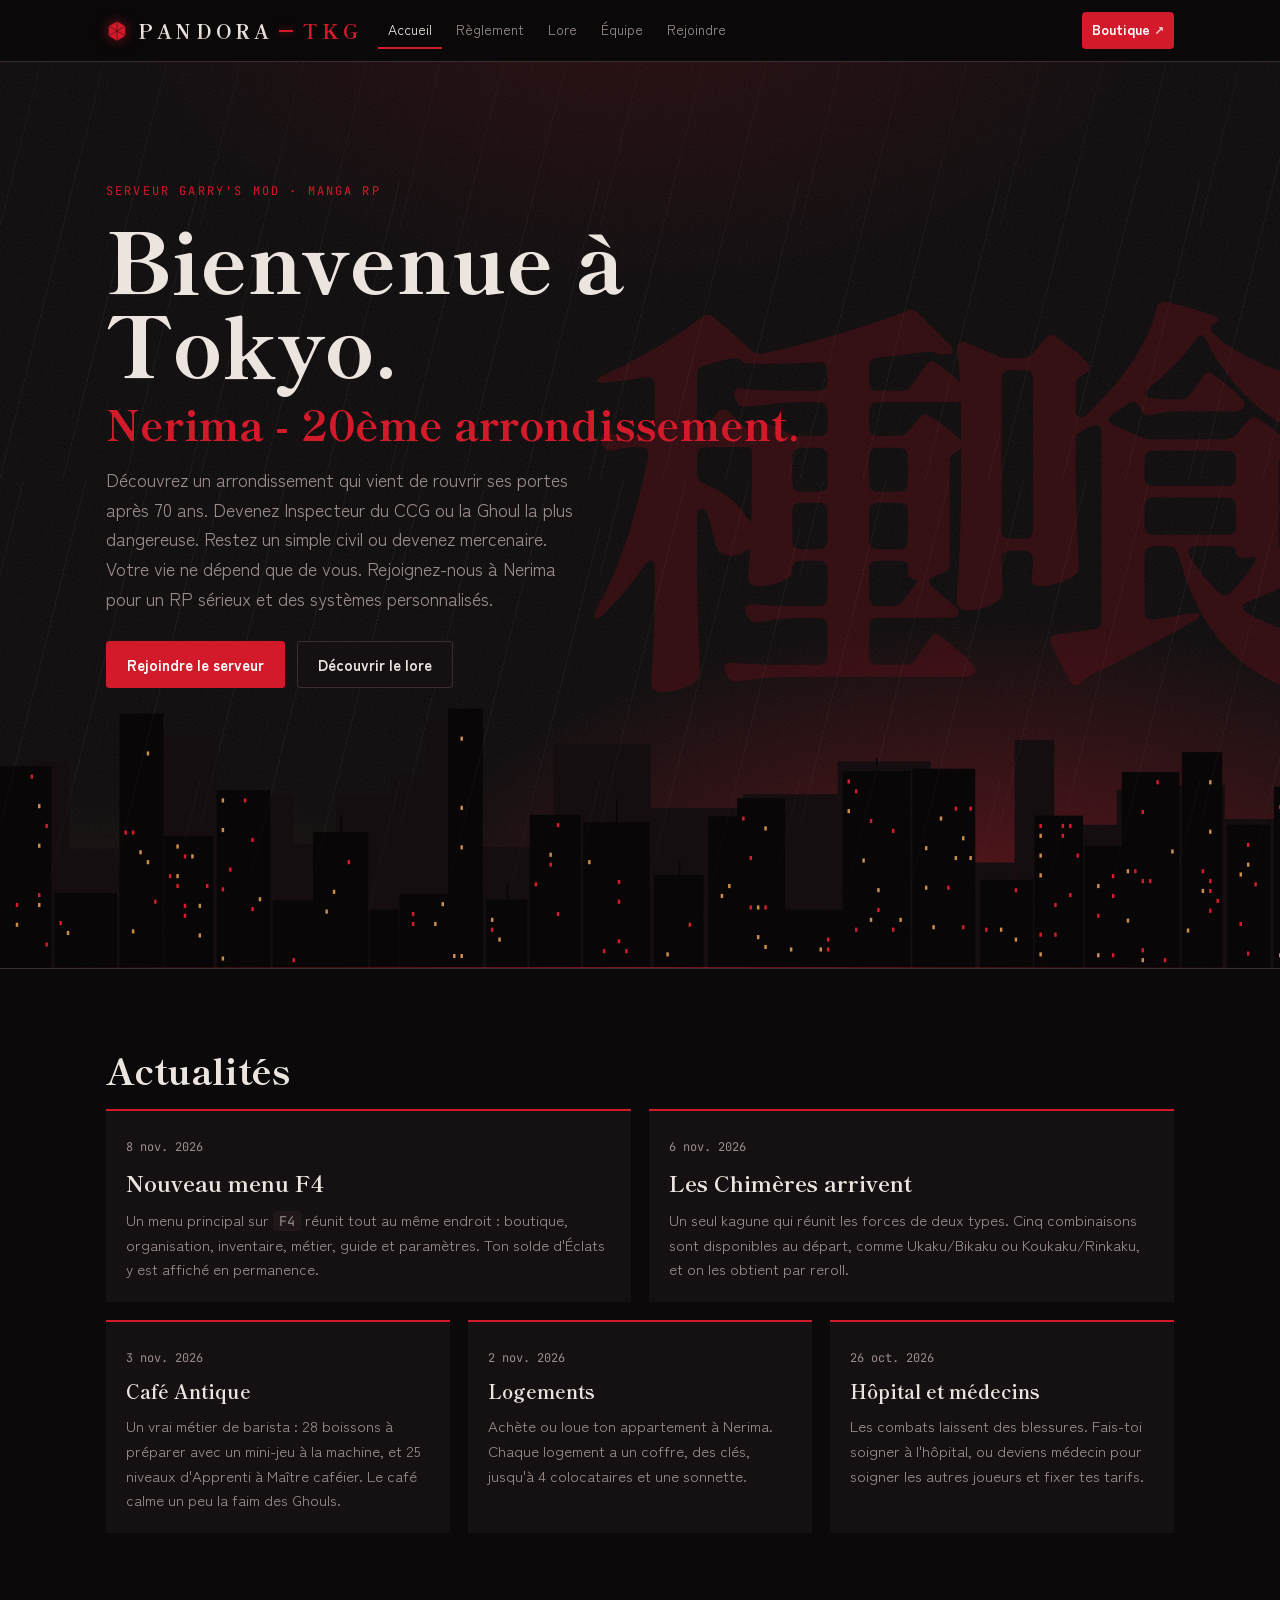
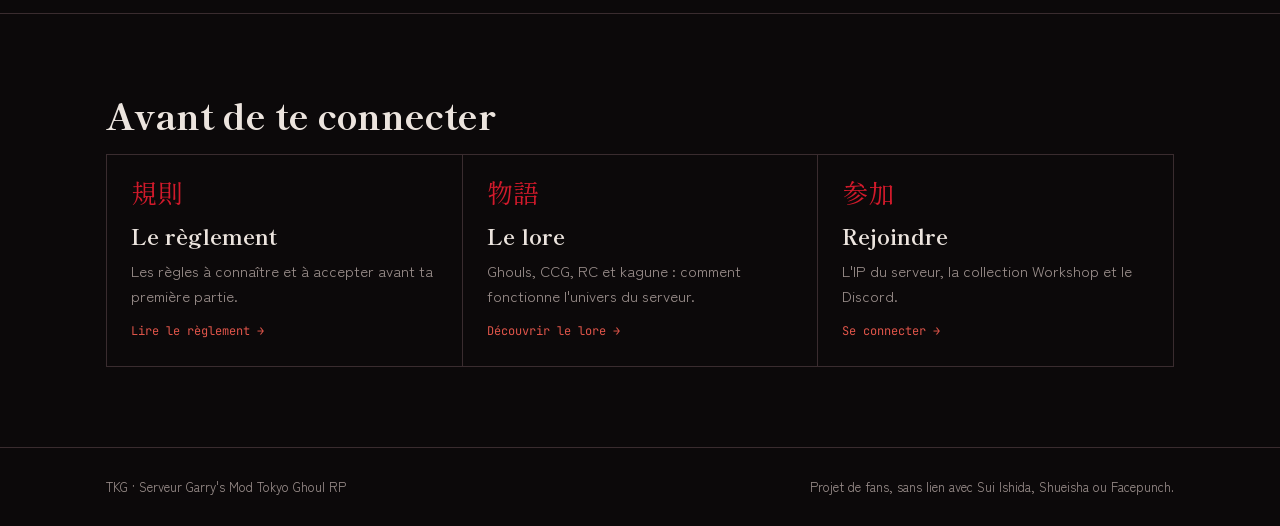
<file: index.html>
<!doctype html>
<html lang="fr">
<head>
<meta charset="utf-8">
<meta name="viewport" content="width=device-width, initial-scale=1, viewport-fit=cover">
<title>TKG — Tokyo Ghoul RP</title>
<meta name="description" content="TKG, serveur Garry's Mod Tokyo Ghoul RP : règlement, lore, équipe et accès au serveur.">
<meta property="og:title" content="TKG — Tokyo Ghoul RP">
<meta property="og:description" content="TKG, serveur Garry's Mod Tokyo Ghoul RP : règlement, lore, équipe et accès au serveur.">
<meta name="theme-color" content="#0c090a">
<link rel="icon" href="data:image/svg+xml,%3Csvg xmlns='http://www.w3.org/2000/svg' viewBox='0 0 100 100'%3E%3Crect width='100' height='100' fill='%230c090a'/%3E%3Ccircle cx='50' cy='50' r='30' fill='%23d21a2b'/%3E%3Ccircle cx='50' cy='50' r='10' fill='%23050304'/%3E%3C/svg%3E">
<link rel="preconnect" href="https://fonts.googleapis.com">
<link rel="preconnect" href="https://fonts.gstatic.com" crossorigin>
<link rel="stylesheet" href="https://fonts.googleapis.com/css2?family=Shippori+Mincho+B1:wght@600;800&family=Zen+Kaku+Gothic+New:wght@400;500;700&family=JetBrains+Mono:wght@500&display=swap">
<link rel="stylesheet" href="style.css">
</head>
<body>
<nav>
  <div class="wrap">
    <a class="brand" href="index.html" aria-label="Pandora - TKG, accueil"><svg class="mark" viewBox="0 0 24 24" aria-hidden="true"><path d="M12 1.5 21 6.75v10.5L12 22.5 3 17.25V6.75Z"/><path class="cut" d="M12 1.5v21M3 6.75l18 10.5M21 6.75 3 17.25"/></svg><span class="name">PANDORA</span><span class="sep" aria-hidden="true"></span><span class="tag">TKG</span></a>
    <div class="links">
      <a href="index.html" aria-current="page">Accueil</a>
      <a href="reglement.html">Règlement</a>
      <a href="lore.html">Lore</a>
      <a href="equipe.html">Équipe</a>
      <a href="rejoindre.html">Rejoindre</a>
      <a class="shop" href="https://pandora-tokyo-ghoul.tebex.store" target="_blank" rel="noopener">Boutique <span>↗</span></a>
    </div>
  </div>
</nav>
<main>
<header class="hero">
  <div class="backdrop" aria-hidden="true">
    <div class="glow"></div>
    <div class="kanji">喰種</div>
    <svg class="skyline" viewBox="0 0 1600 340" preserveAspectRatio="xMidYMax slice" aria-hidden="true"><g class="far"><rect x="0" y="217" width="63" height="123"/><rect x="63" y="90" width="44" height="250"/><rect x="107" y="195" width="84" height="145"/><rect x="191" y="58" width="96" height="282"/><rect x="287" y="129" width="92" height="211"/><rect x="379" y="189" width="52" height="151"/><rect x="431" y="129" width="67" height="211"/><rect x="498" y="106" width="41" height="234"/><rect x="539" y="40" width="67" height="300"/><rect x="606" y="193" width="89" height="147"/><rect x="695" y="68" width="118" height="272"/><rect x="813" y="146" width="112" height="194"/><rect x="925" y="129" width="115" height="211"/><rect x="1040" y="89" width="113" height="251"/><rect x="1153" y="212" width="102" height="128"/><rect x="1255" y="63" width="48" height="277"/><rect x="1303" y="166" width="76" height="174"/><rect x="1379" y="124" width="54" height="216"/><rect x="1433" y="118" width="77" height="222"/><rect x="1510" y="159" width="89" height="181"/><rect x="1599" y="69" width="60" height="271"/></g><g class="near"><rect x="0" y="95" width="85" height="245"/><rect x="89" y="249" width="76" height="91"/><rect x="168" y="31" width="53" height="309"/><rect x="222" y="180" width="60" height="160"/><rect x="286" y="124" width="65" height="216"/><rect x="354" y="258" width="49" height="82"/><rect x="403" y="175" width="67" height="165"/><rect x="436" y="154" width="2" height="40"/><rect x="472" y="269" width="35" height="71"/><rect x="508" y="250" width="59" height="90"/><rect x="567" y="25" width="42" height="315"/><rect x="613" y="257" width="50" height="83"/><rect x="638" y="238" width="2" height="40"/><rect x="666" y="154" width="62" height="186"/><rect x="731" y="163" width="81" height="177"/><rect x="771" y="135" width="2" height="40"/><rect x="817" y="227" width="60" height="113"/><rect x="847" y="209" width="2" height="40"/><rect x="883" y="156" width="35" height="184"/><rect x="918" y="134" width="58" height="206"/><rect x="976" y="269" width="70" height="71"/><rect x="1046" y="101" width="82" height="239"/><rect x="1087" y="85" width="2" height="40"/><rect x="1131" y="98" width="76" height="242"/><rect x="1213" y="233" width="64" height="107"/><rect x="1279" y="155" width="59" height="185"/><rect x="1340" y="192" width="45" height="148"/><rect x="1385" y="102" width="70" height="238"/><rect x="1458" y="78" width="49" height="262"/><rect x="1513" y="166" width="52" height="174"/><rect x="1570" y="120" width="85" height="220"/></g><g class="wins"><rect x="60" y="105" width="3" height="5" fill="var(--sky-red)"/><rect x="69" y="141" width="3" height="5" fill="var(--sky-amber)"/><rect x="78" y="165" width="3" height="5" fill="var(--sky-red)"/><rect x="69" y="189" width="3" height="5" fill="var(--sky-amber)"/><rect x="6" y="249" width="3" height="5" fill="var(--sky-red)"/><rect x="69" y="249" width="3" height="5" fill="var(--sky-red)"/><rect x="6" y="261" width="3" height="5" fill="var(--sky-amber)"/><rect x="15" y="261" width="3" height="5" fill="var(--sky-amber)"/><rect x="42" y="261" width="3" height="5" fill="var(--sky-red)"/><rect x="69" y="261" width="3" height="5" fill="var(--sky-amber)"/><rect x="42" y="285" width="3" height="5" fill="var(--sky-amber)"/><rect x="78" y="309" width="3" height="5" fill="var(--sky-red)"/><rect x="95" y="283" width="3" height="5" fill="var(--sky-red)"/><rect x="104" y="295" width="3" height="5" fill="var(--sky-amber)"/><rect x="201" y="77" width="3" height="5" fill="var(--sky-amber)"/><rect x="174" y="173" width="3" height="5" fill="var(--sky-red)"/><rect x="183" y="173" width="3" height="5" fill="var(--sky-red)"/><rect x="192" y="197" width="3" height="5" fill="var(--sky-amber)"/><rect x="201" y="209" width="3" height="5" fill="var(--sky-amber)"/><rect x="210" y="257" width="3" height="5" fill="var(--sky-red)"/><rect x="183" y="293" width="3" height="5" fill="var(--sky-amber)"/><rect x="237" y="190" width="3" height="5" fill="var(--sky-amber)"/><rect x="246" y="202" width="3" height="5" fill="var(--sky-red)"/><rect x="255" y="202" width="3" height="5" fill="var(--sky-amber)"/><rect x="228" y="226" width="3" height="5" fill="var(--sky-red)"/><rect x="237" y="226" width="3" height="5" fill="var(--sky-amber)"/><rect x="237" y="238" width="3" height="5" fill="var(--sky-red)"/><rect x="273" y="238" width="3" height="5" fill="var(--sky-red)"/><rect x="246" y="262" width="3" height="5" fill="var(--sky-red)"/><rect x="264" y="262" width="3" height="5" fill="var(--sky-amber)"/><rect x="246" y="274" width="3" height="5" fill="var(--sky-red)"/><rect x="264" y="298" width="3" height="5" fill="var(--sky-amber)"/><rect x="292" y="134" width="3" height="5" fill="var(--sky-amber)"/><rect x="319" y="134" width="3" height="5" fill="var(--sky-red)"/><rect x="292" y="170" width="3" height="5" fill="var(--sky-amber)"/><rect x="328" y="182" width="3" height="5" fill="var(--sky-red)"/><rect x="301" y="218" width="3" height="5" fill="var(--sky-red)"/><rect x="292" y="242" width="3" height="5" fill="var(--sky-red)"/><rect x="337" y="254" width="3" height="5" fill="var(--sky-amber)"/><rect x="328" y="266" width="3" height="5" fill="var(--sky-red)"/><rect x="292" y="326" width="3" height="5" fill="var(--sky-amber)"/><rect x="378" y="328" width="3" height="5" fill="var(--sky-red)"/><rect x="445" y="209" width="3" height="5" fill="var(--sky-red)"/><rect x="427" y="245" width="3" height="5" fill="var(--sky-amber)"/><rect x="418" y="269" width="3" height="5" fill="var(--sky-amber)"/><rect x="559" y="260" width="3" height="5" fill="var(--sky-amber)"/><rect x="523" y="272" width="3" height="5" fill="var(--sky-red)"/><rect x="523" y="284" width="3" height="5" fill="var(--sky-red)"/><rect x="550" y="284" width="3" height="5" fill="var(--sky-amber)"/><rect x="582" y="59" width="3" height="5" fill="var(--sky-amber)"/><rect x="582" y="143" width="3" height="5" fill="var(--sky-amber)"/><rect x="582" y="191" width="3" height="5" fill="var(--sky-amber)"/><rect x="573" y="323" width="3" height="5" fill="var(--sky-amber)"/><rect x="582" y="323" width="3" height="5" fill="var(--sky-amber)"/><rect x="619" y="279" width="3" height="5" fill="var(--sky-amber)"/><rect x="619" y="291" width="3" height="5" fill="var(--sky-red)"/><rect x="628" y="303" width="3" height="5" fill="var(--sky-amber)"/><rect x="699" y="164" width="3" height="5" fill="var(--sky-red)"/><rect x="690" y="200" width="3" height="5" fill="var(--sky-amber)"/><rect x="690" y="212" width="3" height="5" fill="var(--sky-red)"/><rect x="672" y="236" width="3" height="5" fill="var(--sky-red)"/><rect x="699" y="272" width="3" height="5" fill="var(--sky-red)"/><rect x="737" y="209" width="3" height="5" fill="var(--sky-amber)"/><rect x="773" y="233" width="3" height="5" fill="var(--sky-red)"/><rect x="773" y="257" width="3" height="5" fill="var(--sky-red)"/><rect x="773" y="305" width="3" height="5" fill="var(--sky-red)"/><rect x="755" y="317" width="3" height="5" fill="var(--sky-red)"/><rect x="782" y="317" width="3" height="5" fill="var(--sky-red)"/><rect x="859" y="285" width="3" height="5" fill="var(--sky-red)"/><rect x="832" y="321" width="3" height="5" fill="var(--sky-amber)"/><rect x="907" y="238" width="3" height="5" fill="var(--sky-amber)"/><rect x="898" y="250" width="3" height="5" fill="var(--sky-amber)"/><rect x="924" y="156" width="3" height="5" fill="var(--sky-red)"/><rect x="951" y="168" width="3" height="5" fill="var(--sky-amber)"/><rect x="933" y="204" width="3" height="5" fill="var(--sky-red)"/><rect x="933" y="264" width="3" height="5" fill="var(--sky-red)"/><rect x="942" y="264" width="3" height="5" fill="var(--sky-amber)"/><rect x="951" y="264" width="3" height="5" fill="var(--sky-red)"/><rect x="942" y="300" width="3" height="5" fill="var(--sky-amber)"/><rect x="951" y="312" width="3" height="5" fill="var(--sky-amber)"/><rect x="1027" y="303" width="3" height="5" fill="var(--sky-red)"/><rect x="982" y="315" width="3" height="5" fill="var(--sky-amber)"/><rect x="1018" y="315" width="3" height="5" fill="var(--sky-amber)"/><rect x="1027" y="315" width="3" height="5" fill="var(--sky-red)"/><rect x="1052" y="111" width="3" height="5" fill="var(--sky-red)"/><rect x="1061" y="123" width="3" height="5" fill="var(--sky-red)"/><rect x="1052" y="147" width="3" height="5" fill="var(--sky-amber)"/><rect x="1079" y="159" width="3" height="5" fill="var(--sky-red)"/><rect x="1106" y="171" width="3" height="5" fill="var(--sky-red)"/><rect x="1070" y="207" width="3" height="5" fill="var(--sky-amber)"/><rect x="1088" y="243" width="3" height="5" fill="var(--sky-amber)"/><rect x="1088" y="267" width="3" height="5" fill="var(--sky-red)"/><rect x="1079" y="279" width="3" height="5" fill="var(--sky-amber)"/><rect x="1115" y="279" width="3" height="5" fill="var(--sky-amber)"/><rect x="1061" y="291" width="3" height="5" fill="var(--sky-red)"/><rect x="1106" y="291" width="3" height="5" fill="var(--sky-red)"/><rect x="1182" y="144" width="3" height="5" fill="var(--sky-red)"/><rect x="1200" y="144" width="3" height="5" fill="var(--sky-red)"/><rect x="1164" y="156" width="3" height="5" fill="var(--sky-amber)"/><rect x="1191" y="180" width="3" height="5" fill="var(--sky-amber)"/><rect x="1146" y="192" width="3" height="5" fill="var(--sky-amber)"/><rect x="1182" y="204" width="3" height="5" fill="var(--sky-amber)"/><rect x="1200" y="204" width="3" height="5" fill="var(--sky-amber)"/><rect x="1146" y="240" width="3" height="5" fill="var(--sky-amber)"/><rect x="1173" y="240" width="3" height="5" fill="var(--sky-red)"/><rect x="1155" y="288" width="3" height="5" fill="var(--sky-amber)"/><rect x="1191" y="288" width="3" height="5" fill="var(--sky-red)"/><rect x="1255" y="243" width="3" height="5" fill="var(--sky-red)"/><rect x="1219" y="291" width="3" height="5" fill="var(--sky-red)"/><rect x="1237" y="291" width="3" height="5" fill="var(--sky-amber)"/><rect x="1255" y="303" width="3" height="5" fill="var(--sky-amber)"/><rect x="1285" y="165" width="3" height="5" fill="var(--sky-red)"/><rect x="1312" y="165" width="3" height="5" fill="var(--sky-red)"/><rect x="1321" y="165" width="3" height="5" fill="var(--sky-red)"/><rect x="1285" y="177" width="3" height="5" fill="var(--sky-amber)"/><rect x="1312" y="177" width="3" height="5" fill="var(--sky-red)"/><rect x="1285" y="201" width="3" height="5" fill="var(--sky-amber)"/><rect x="1330" y="201" width="3" height="5" fill="var(--sky-red)"/><rect x="1285" y="225" width="3" height="5" fill="var(--sky-amber)"/><rect x="1321" y="249" width="3" height="5" fill="var(--sky-red)"/><rect x="1303" y="261" width="3" height="5" fill="var(--sky-red)"/><rect x="1285" y="297" width="3" height="5" fill="var(--sky-red)"/><rect x="1303" y="297" width="3" height="5" fill="var(--sky-red)"/><rect x="1285" y="321" width="3" height="5" fill="var(--sky-amber)"/><rect x="1373" y="226" width="3" height="5" fill="var(--sky-red)"/><rect x="1355" y="238" width="3" height="5" fill="var(--sky-amber)"/><rect x="1373" y="250" width="3" height="5" fill="var(--sky-red)"/><rect x="1355" y="274" width="3" height="5" fill="var(--sky-red)"/><rect x="1355" y="322" width="3" height="5" fill="var(--sky-amber)"/><rect x="1373" y="322" width="3" height="5" fill="var(--sky-red)"/><rect x="1427" y="112" width="3" height="5" fill="var(--sky-red)"/><rect x="1409" y="148" width="3" height="5" fill="var(--sky-red)"/><rect x="1445" y="196" width="3" height="5" fill="var(--sky-amber)"/><rect x="1391" y="220" width="3" height="5" fill="var(--sky-amber)"/><rect x="1400" y="220" width="3" height="5" fill="var(--sky-red)"/><rect x="1409" y="232" width="3" height="5" fill="var(--sky-red)"/><rect x="1418" y="232" width="3" height="5" fill="var(--sky-red)"/><rect x="1391" y="280" width="3" height="5" fill="var(--sky-amber)"/><rect x="1409" y="316" width="3" height="5" fill="var(--sky-red)"/><rect x="1409" y="328" width="3" height="5" fill="var(--sky-amber)"/><rect x="1436" y="328" width="3" height="5" fill="var(--sky-red)"/><rect x="1491" y="112" width="3" height="5" fill="var(--sky-amber)"/><rect x="1491" y="172" width="3" height="5" fill="var(--sky-amber)"/><rect x="1482" y="220" width="3" height="5" fill="var(--sky-red)"/><rect x="1491" y="232" width="3" height="5" fill="var(--sky-red)"/><rect x="1482" y="244" width="3" height="5" fill="var(--sky-amber)"/><rect x="1491" y="244" width="3" height="5" fill="var(--sky-red)"/><rect x="1500" y="256" width="3" height="5" fill="var(--sky-red)"/><rect x="1491" y="268" width="3" height="5" fill="var(--sky-red)"/><rect x="1464" y="292" width="3" height="5" fill="var(--sky-amber)"/><rect x="1537" y="188" width="3" height="5" fill="var(--sky-red)"/><rect x="1537" y="212" width="3" height="5" fill="var(--sky-amber)"/><rect x="1528" y="224" width="3" height="5" fill="var(--sky-amber)"/><rect x="1546" y="236" width="3" height="5" fill="var(--sky-red)"/><rect x="1528" y="284" width="3" height="5" fill="var(--sky-red)"/><rect x="1537" y="320" width="3" height="5" fill="var(--sky-red)"/><rect x="1576" y="142" width="3" height="5" fill="var(--sky-red)"/><rect x="1639" y="142" width="3" height="5" fill="var(--sky-red)"/><rect x="1621" y="178" width="3" height="5" fill="var(--sky-red)"/><rect x="1612" y="190" width="3" height="5" fill="var(--sky-red)"/><rect x="1621" y="214" width="3" height="5" fill="var(--sky-amber)"/><rect x="1594" y="274" width="3" height="5" fill="var(--sky-red)"/><rect x="1630" y="274" width="3" height="5" fill="var(--sky-red)"/><rect x="1585" y="286" width="3" height="5" fill="var(--sky-amber)"/><rect x="1621" y="310" width="3" height="5" fill="var(--sky-red)"/><rect x="1576" y="322" width="3" height="5" fill="var(--sky-amber)"/></g></svg>
    <div class="rain"></div>
    <div class="grain"></div>
  </div>
  <div class="wrap">
    <div>
      <div class="eyebrow">Serveur Garry's Mod · Manga RP</div>
      <h1>Bienvenue à Tokyo.<br><em class="sub">Nerima - 20ème arrondissement.</em></h1>
      <p class="lead">Découvrez un arrondissement qui vient de rouvrir ses portes après 70 ans. Devenez Inspecteur du CCG ou la Ghoul la plus dangereuse. Restez un simple civil ou devenez mercenaire. Votre vie ne dépend que de vous. Rejoignez-nous à Nerima pour un RP sérieux et des systèmes personnalisés.</p>
      <div class="cta">
        <a class="btn red" href="rejoindre.html">Rejoindre le serveur</a>
        <a class="btn" href="lore.html">Découvrir le lore</a>
      </div>
    </div>
  </div>
</header>

<section>
  <div class="wrap">
    <h2>Actualités</h2>
    <div class="news">
      <article class="big">
        <time datetime="2026-11-08">8 nov. 2026</time>
        <h3>Nouveau menu F4</h3>
        <p>Un menu principal sur <code>F4</code> réunit tout au même endroit : boutique, organisation, inventaire, métier, guide et paramètres. Ton solde d'Éclats y est affiché en permanence.</p>
      </article>
      <article class="big">
        <time datetime="2026-11-06">6 nov. 2026</time>
        <h3>Les Chimères arrivent</h3>
        <p>Un seul kagune qui réunit les forces de deux types. Cinq combinaisons sont disponibles au départ, comme Ukaku/Bikaku ou Koukaku/Rinkaku, et on les obtient par reroll.</p>
      </article>
      <article>
        <time datetime="2026-11-03">3 nov. 2026</time>
        <h3>Café Antique</h3>
        <p>Un vrai métier de barista : 28 boissons à préparer avec un mini-jeu à la machine, et 25 niveaux d'Apprenti à Maître caféier. Le café calme un peu la faim des Ghouls.</p>
      </article>
      <article>
        <time datetime="2026-11-02">2 nov. 2026</time>
        <h3>Logements</h3>
        <p>Achète ou loue ton appartement à Nerima. Chaque logement a un coffre, des clés, jusqu'à 4 colocataires et une sonnette.</p>
      </article>
      <article>
        <time datetime="2026-10-26">26 oct. 2026</time>
        <h3>Hôpital et médecins</h3>
        <p>Les combats laissent des blessures. Fais-toi soigner à l'hôpital, ou deviens médecin pour soigner les autres joueurs et fixer tes tarifs.</p>
      </article>
    </div>
  </div>
</section>

<section>
  <div class="wrap">
    <h2>Avant de te connecter</h2>
    <div class="paths">
      <a href="reglement.html"><span class="jp">規則</span><h3>Le règlement</h3><p>Les règles à connaître et à accepter avant ta première partie.</p><span class="go">Lire le règlement →</span></a>
      <a href="lore.html"><span class="jp">物語</span><h3>Le lore</h3><p>Ghouls, CCG, RC et kagune : comment fonctionne l'univers du serveur.</p><span class="go">Découvrir le lore →</span></a>
      <a href="rejoindre.html"><span class="jp">参加</span><h3>Rejoindre</h3><p>L'IP du serveur, la collection Workshop et le Discord.</p><span class="go">Se connecter →</span></a>
    </div>
  </div>
</section>
</main>
<footer>
  <div class="wrap">
    <span>TKG · Serveur Garry's Mod Tokyo Ghoul RP</span>
    <span>Projet de fans, sans lien avec Sui Ishida, Shueisha ou Facepunch.</span>
  </div>
</footer>
</body>
</html>
</file>
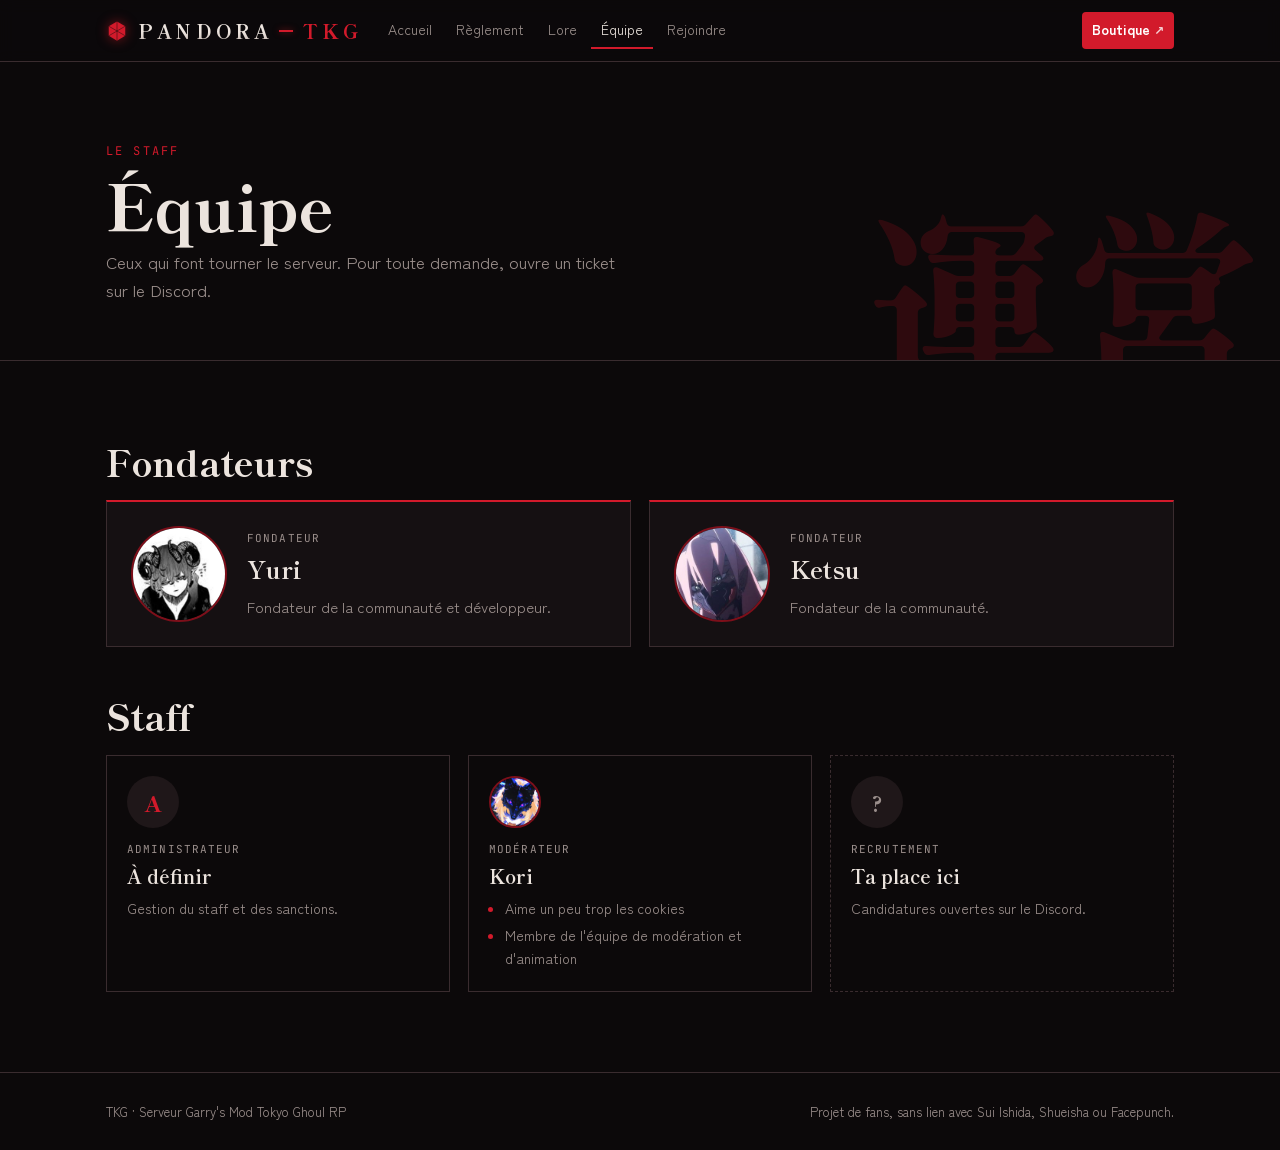
<file: equipe.html>
<!doctype html>
<html lang="fr">
<head>
<meta charset="utf-8">
<meta name="viewport" content="width=device-width, initial-scale=1, viewport-fit=cover">
<title>Équipe — TKG</title>
<meta name="description" content="L'équipe du serveur TKG Tokyo Ghoul RP.">
<meta property="og:title" content="Équipe — TKG">
<meta property="og:description" content="L'équipe du serveur TKG Tokyo Ghoul RP.">
<meta name="theme-color" content="#0c090a">
<link rel="icon" href="data:image/svg+xml,%3Csvg xmlns='http://www.w3.org/2000/svg' viewBox='0 0 100 100'%3E%3Crect width='100' height='100' fill='%230c090a'/%3E%3Ccircle cx='50' cy='50' r='30' fill='%23d21a2b'/%3E%3Ccircle cx='50' cy='50' r='10' fill='%23050304'/%3E%3C/svg%3E">
<link rel="preconnect" href="https://fonts.googleapis.com">
<link rel="preconnect" href="https://fonts.gstatic.com" crossorigin>
<link rel="stylesheet" href="https://fonts.googleapis.com/css2?family=Shippori+Mincho+B1:wght@600;800&family=Zen+Kaku+Gothic+New:wght@400;500;700&family=JetBrains+Mono:wght@500&display=swap">
<link rel="stylesheet" href="style.css">
</head>
<body>
<nav>
  <div class="wrap">
    <a class="brand" href="index.html" aria-label="Pandora - TKG, accueil"><svg class="mark" viewBox="0 0 24 24" aria-hidden="true"><path d="M12 1.5 21 6.75v10.5L12 22.5 3 17.25V6.75Z"/><path class="cut" d="M12 1.5v21M3 6.75l18 10.5M21 6.75 3 17.25"/></svg><span class="name">PANDORA</span><span class="sep" aria-hidden="true"></span><span class="tag">TKG</span></a>
    <div class="links">
      <a href="index.html">Accueil</a>
      <a href="reglement.html">Règlement</a>
      <a href="lore.html">Lore</a>
      <a href="equipe.html" aria-current="page">Équipe</a>
      <a href="rejoindre.html">Rejoindre</a>
      <a class="shop" href="https://pandora-tokyo-ghoul.tebex.store" target="_blank" rel="noopener">Boutique <span>↗</span></a>
    </div>
  </div>
</nav>
<main>
<header class="page-head">
  <div class="big" aria-hidden="true">運営</div>
  <div class="wrap">
    <div class="eyebrow">Le staff</div>
    <h1>Équipe</h1>
    <p>Ceux qui font tourner le serveur. Pour toute demande, ouvre un ticket sur le Discord.</p>
  </div>
</header>
<section>
  <div class="wrap">
    <h2>Fondateurs</h2>
    <div class="founders">
      <div class="member founder"><img class="avatar" src="images/yuri.jpg" alt="Photo de profil de Yuri" width="96" height="96"><div><div class="role">Fondateur</div><h3>Yuri</h3><p>Fondateur de la communauté et développeur.</p></div></div>
      <div class="member founder"><img class="avatar" src="images/ketsu.jpg" alt="Photo de profil de Ketsu" width="96" height="96"><div><div class="role">Fondateur</div><h3>Ketsu</h3><p>Fondateur de la communauté.</p></div></div>
    </div>
    <h2 class="staff-title">Staff</h2>
    <div class="staff">
      <div class="member"><div class="avatar">A</div><div class="role">Administrateur</div><h3>À définir</h3><p>Gestion du staff et des sanctions.</p></div>
      <div class="member"><img class="avatar" src="images/kori.jpg" alt="Photo de profil de Kori" width="52" height="52"><div class="role">Modérateur</div><h3>Kori</h3><ul class="traits"><li>Aime un peu trop les cookies</li><li>Membre de l'équipe de modération et d'animation</li></ul></div>
      <div class="member open"><div class="avatar">?</div><div class="role">Recrutement</div><h3>Ta place ici</h3><p>Candidatures ouvertes sur le Discord.</p></div>
    </div>
  </div>
</section>
</main>
<footer>
  <div class="wrap">
    <span>TKG · Serveur Garry's Mod Tokyo Ghoul RP</span>
    <span>Projet de fans, sans lien avec Sui Ishida, Shueisha ou Facepunch.</span>
  </div>
</footer>
</body>
</html>
</file>
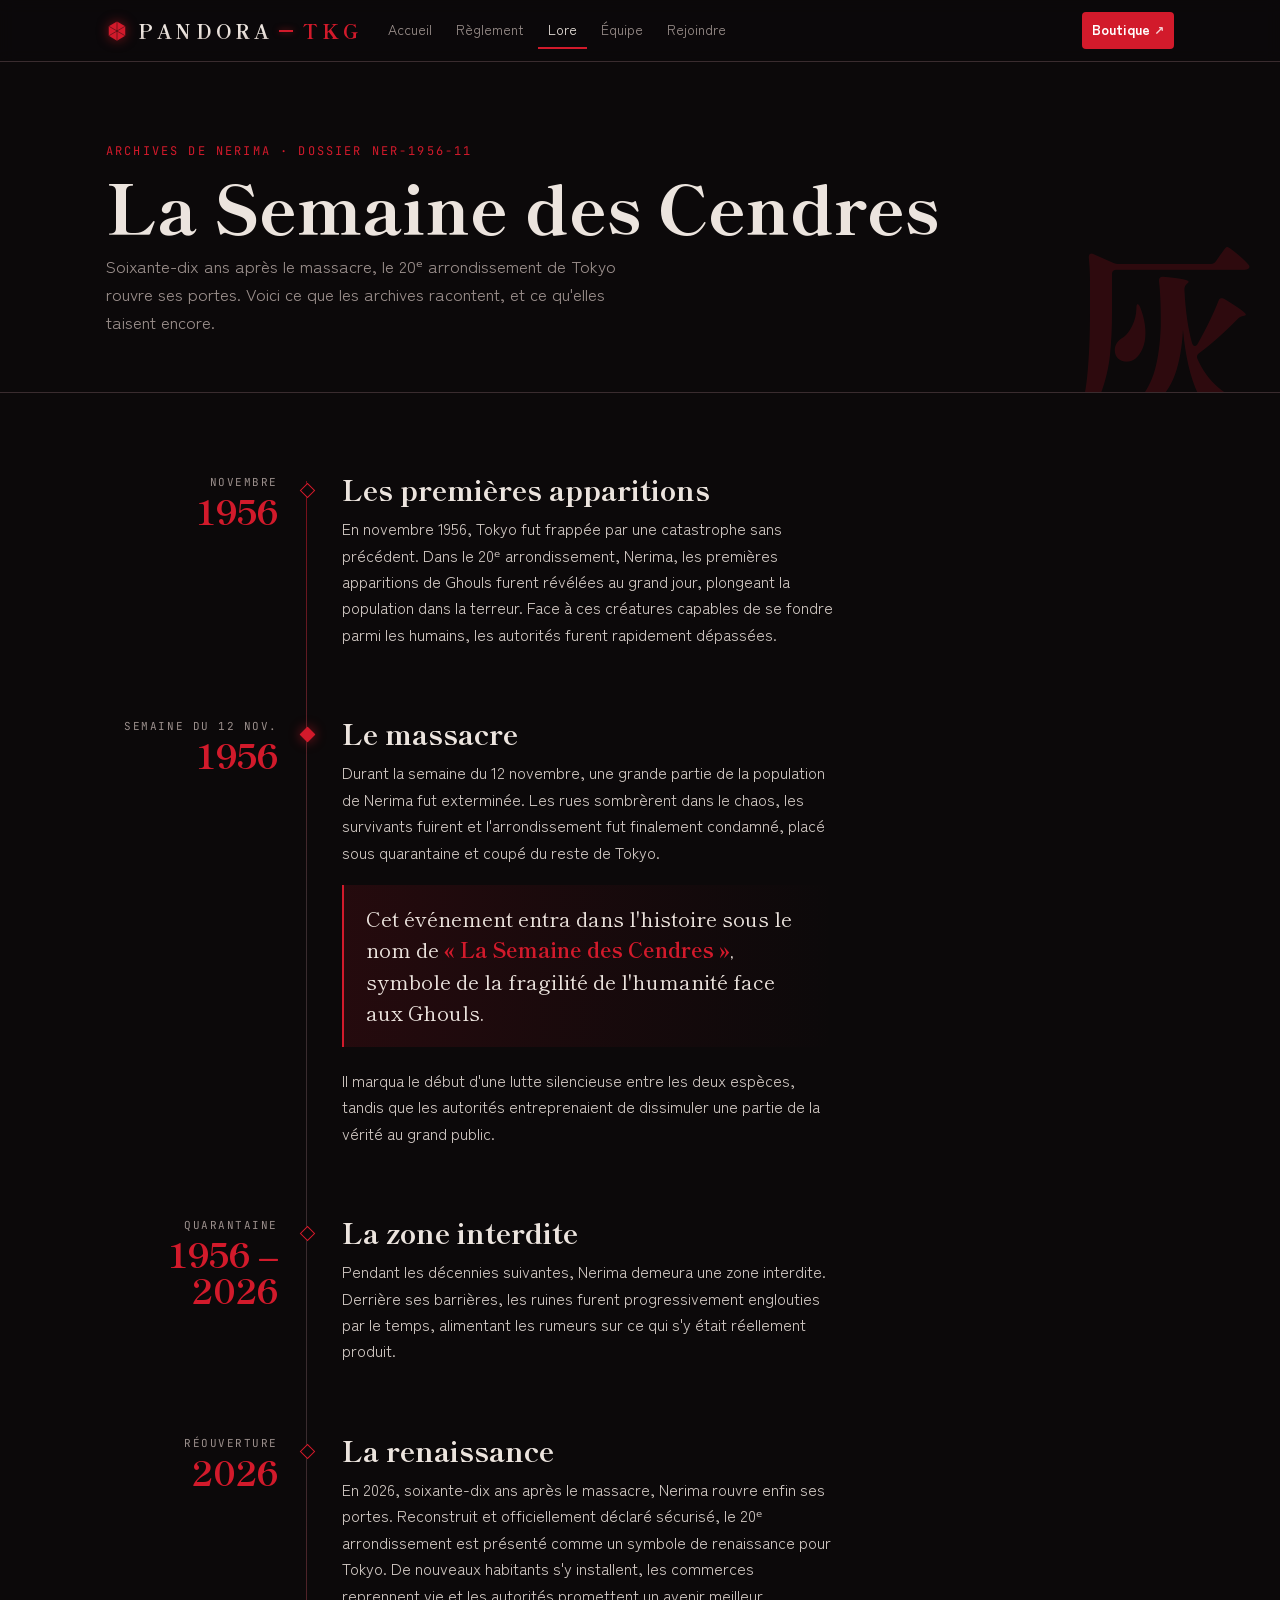
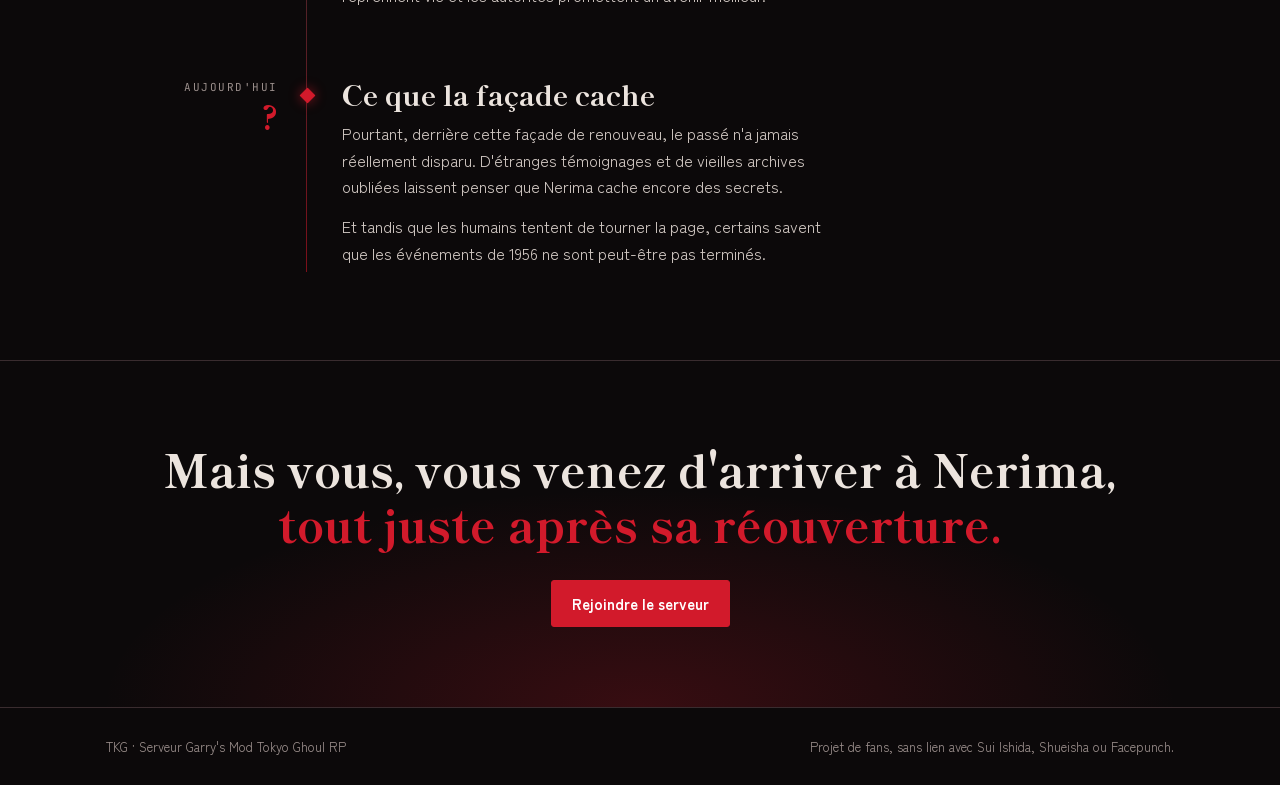
<file: lore.html>
<!doctype html>
<html lang="fr">
<head>
<meta charset="utf-8">
<meta name="viewport" content="width=device-width, initial-scale=1, viewport-fit=cover">
<title>Lore — Pandora</title>
<meta name="description" content="1956, la Semaine des Cendres. 2026, Nerima rouvre ses portes.">
<meta property="og:title" content="Lore — Pandora">
<meta property="og:description" content="1956, la Semaine des Cendres. 2026, Nerima rouvre ses portes.">
<meta name="theme-color" content="#0c090a">
<link rel="icon" href="data:image/svg+xml,%3Csvg xmlns='http://www.w3.org/2000/svg' viewBox='0 0 100 100'%3E%3Crect width='100' height='100' fill='%230c090a'/%3E%3Ccircle cx='50' cy='50' r='30' fill='%23d21a2b'/%3E%3Ccircle cx='50' cy='50' r='10' fill='%23050304'/%3E%3C/svg%3E">
<link rel="preconnect" href="https://fonts.googleapis.com">
<link rel="preconnect" href="https://fonts.gstatic.com" crossorigin>
<link rel="stylesheet" href="https://fonts.googleapis.com/css2?family=Shippori+Mincho+B1:wght@600;800&family=Zen+Kaku+Gothic+New:wght@400;500;700&family=JetBrains+Mono:wght@500&display=swap">
<link rel="stylesheet" href="style.css">
</head>
<body>
<nav>
  <div class="wrap">
    <a class="brand" href="index.html" aria-label="Pandora - TKG, accueil"><svg class="mark" viewBox="0 0 24 24" aria-hidden="true"><path d="M12 1.5 21 6.75v10.5L12 22.5 3 17.25V6.75Z"/><path class="cut" d="M12 1.5v21M3 6.75l18 10.5M21 6.75 3 17.25"/></svg><span class="name">PANDORA</span><span class="sep" aria-hidden="true"></span><span class="tag">TKG</span></a>
    <div class="links">
      <a href="index.html">Accueil</a>
      <a href="reglement.html">Règlement</a>
      <a href="lore.html" aria-current="page">Lore</a>
      <a href="equipe.html">Équipe</a>
      <a href="rejoindre.html">Rejoindre</a>
      <a class="shop" href="https://pandora-tokyo-ghoul.tebex.store" target="_blank" rel="noopener">Boutique <span>↗</span></a>
    </div>
  </div>
</nav>
<main>
<header class="page-head lore-head">
  <div class="big" aria-hidden="true">灰</div>
  <div class="wrap">
    <div class="eyebrow">Archives de Nerima · Dossier NER-1956-11</div>
    <h1>La Semaine des Cendres</h1>
    <p>Soixante-dix ans après le massacre, le 20ᵉ arrondissement de Tokyo rouvre ses portes. Voici ce que les archives racontent, et ce qu'elles taisent encore.</p>
  </div>
</header>

<section>
  <div class="wrap">
    <ol class="chrono">
      <li>
        <div class="when"><span class="d">Novembre</span><span class="y">1956</span></div>
        <div class="what">
          <h2>Les premières apparitions</h2>
          <p>En novembre 1956, Tokyo fut frappée par une catastrophe sans précédent. Dans le 20ᵉ arrondissement, Nerima, les premières apparitions de Ghouls furent révélées au grand jour, plongeant la population dans la terreur. Face à ces créatures capables de se fondre parmi les humains, les autorités furent rapidement dépassées.</p>
        </div>
      </li>
      <li class="hot">
        <div class="when"><span class="d">Semaine du 12 nov.</span><span class="y">1956</span></div>
        <div class="what">
          <h2>Le massacre</h2>
          <p>Durant la semaine du 12 novembre, une grande partie de la population de Nerima fut exterminée. Les rues sombrèrent dans le chaos, les survivants fuirent et l'arrondissement fut finalement condamné, placé sous quarantaine et coupé du reste de Tokyo.</p>
          <blockquote>Cet événement entra dans l'histoire sous le nom de <strong>« La Semaine des Cendres »</strong>, symbole de la fragilité de l'humanité face aux Ghouls.</blockquote>
          <p>Il marqua le début d'une lutte silencieuse entre les deux espèces, tandis que les autorités entreprenaient de dissimuler une partie de la vérité au grand public.</p>
        </div>
      </li>
      <li>
        <div class="when"><span class="d">Quarantaine</span><span class="y">1956 – 2026</span></div>
        <div class="what">
          <h2>La zone interdite</h2>
          <p>Pendant les décennies suivantes, Nerima demeura une zone interdite. Derrière ses barrières, les ruines furent progressivement englouties par le temps, alimentant les rumeurs sur ce qui s'y était réellement produit.</p>
        </div>
      </li>
      <li>
        <div class="when"><span class="d">Réouverture</span><span class="y">2026</span></div>
        <div class="what">
          <h2>La renaissance</h2>
          <p>En 2026, soixante-dix ans après le massacre, Nerima rouvre enfin ses portes. Reconstruit et officiellement déclaré sécurisé, le 20ᵉ arrondissement est présenté comme un symbole de renaissance pour Tokyo. De nouveaux habitants s'y installent, les commerces reprennent vie et les autorités promettent un avenir meilleur.</p>
        </div>
      </li>
      <li class="hot">
        <div class="when"><span class="d">Aujourd'hui</span><span class="y">?</span></div>
        <div class="what">
          <h2>Ce que la façade cache</h2>
          <p>Pourtant, derrière cette façade de renouveau, le passé n'a jamais réellement disparu. D'étranges témoignages et de vieilles archives oubliées laissent penser que Nerima cache encore des secrets.</p>
          <p>Et tandis que les humains tentent de tourner la page, certains savent que les événements de 1956 ne sont peut-être pas terminés.</p>
        </div>
      </li>
    </ol>
  </div>
</section>

<section class="arrival">
  <div class="wrap">
    <p class="line">Mais vous, vous venez d'arriver à Nerima,<br><em>tout juste après sa réouverture.</em></p>
    <div class="cta">
      <a class="btn red" href="rejoindre.html">Rejoindre le serveur</a>
    </div>
  </div>
</section>
</main>
<footer>
  <div class="wrap">
    <span>TKG · Serveur Garry's Mod Tokyo Ghoul RP</span>
    <span>Projet de fans, sans lien avec Sui Ishida, Shueisha ou Facepunch.</span>
  </div>
</footer>
</body>
</html>
</file>
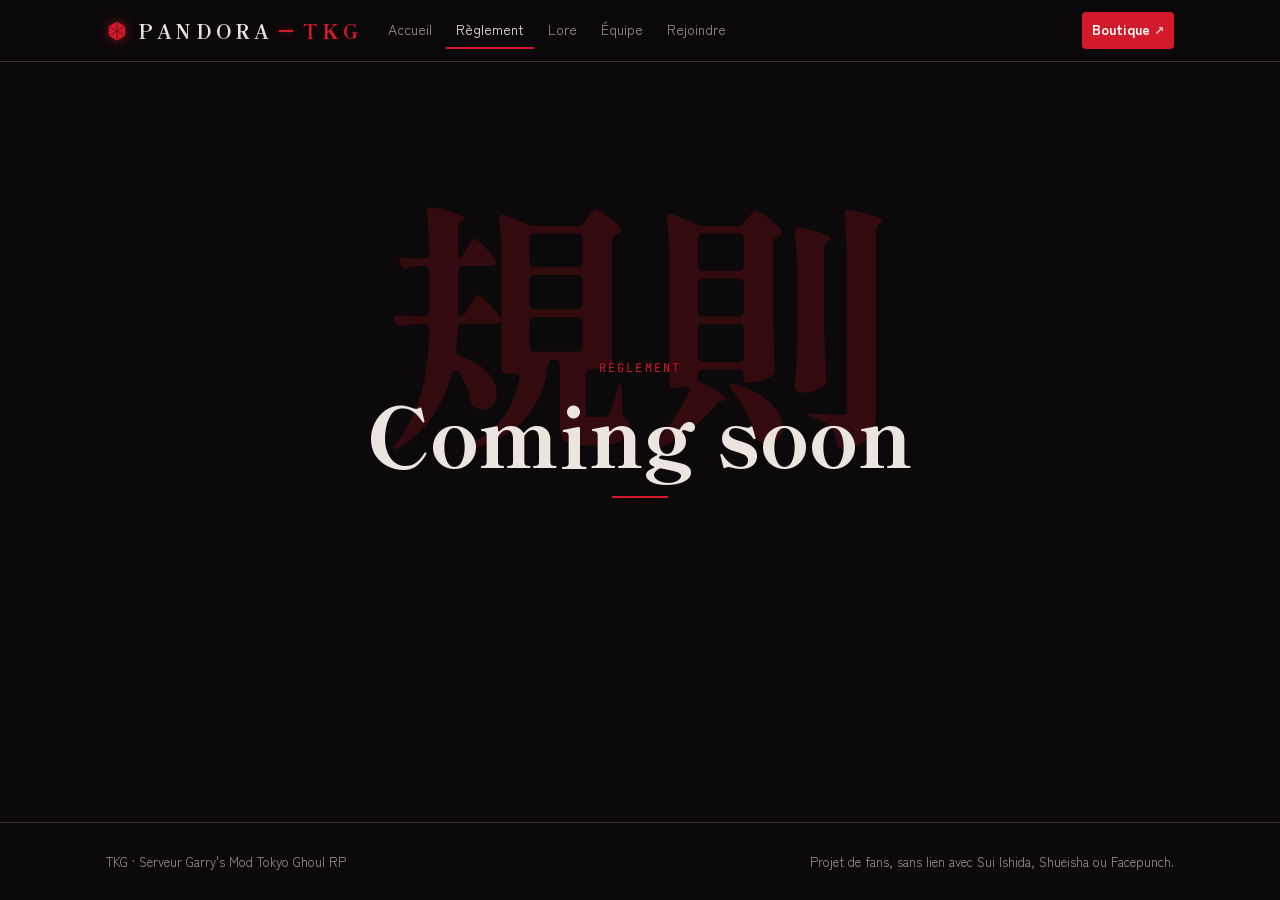
<file: reglement.html>
<!doctype html>
<html lang="fr">
<head>
<meta charset="utf-8">
<meta name="viewport" content="width=device-width, initial-scale=1, viewport-fit=cover">
<title>Règlement — TKG</title>
<meta name="description" content="Le règlement du serveur TKG arrive bientôt.">
<meta property="og:title" content="Règlement — TKG">
<meta property="og:description" content="Le règlement du serveur TKG arrive bientôt.">
<meta name="theme-color" content="#0c090a">
<link rel="icon" href="data:image/svg+xml,%3Csvg xmlns='http://www.w3.org/2000/svg' viewBox='0 0 100 100'%3E%3Crect width='100' height='100' fill='%230c090a'/%3E%3Ccircle cx='50' cy='50' r='30' fill='%23d21a2b'/%3E%3Ccircle cx='50' cy='50' r='10' fill='%23050304'/%3E%3C/svg%3E">
<link rel="preconnect" href="https://fonts.googleapis.com">
<link rel="preconnect" href="https://fonts.gstatic.com" crossorigin>
<link rel="stylesheet" href="https://fonts.googleapis.com/css2?family=Shippori+Mincho+B1:wght@600;800&family=Zen+Kaku+Gothic+New:wght@400;500;700&family=JetBrains+Mono:wght@500&display=swap">
<link rel="stylesheet" href="style.css">
</head>
<body>
<nav>
  <div class="wrap">
    <a class="brand" href="index.html" aria-label="Pandora - TKG, accueil"><svg class="mark" viewBox="0 0 24 24" aria-hidden="true"><path d="M12 1.5 21 6.75v10.5L12 22.5 3 17.25V6.75Z"/><path class="cut" d="M12 1.5v21M3 6.75l18 10.5M21 6.75 3 17.25"/></svg><span class="name">PANDORA</span><span class="sep" aria-hidden="true"></span><span class="tag">TKG</span></a>
    <div class="links">
      <a href="index.html">Accueil</a>
      <a href="reglement.html" aria-current="page">Règlement</a>
      <a href="lore.html">Lore</a>
      <a href="equipe.html">Équipe</a>
      <a href="rejoindre.html">Rejoindre</a>
      <a class="shop" href="https://pandora-tokyo-ghoul.tebex.store" target="_blank" rel="noopener">Boutique <span>↗</span></a>
    </div>
  </div>
</nav>
<main>
<section class="soon">
  <div class="wrap">
    <div class="soon-jp" aria-hidden="true">規則</div>
    <div class="eyebrow">Règlement</div>
    <h1>Coming soon</h1>
  </div>
</section>
</main>
<footer>
  <div class="wrap">
    <span>TKG · Serveur Garry's Mod Tokyo Ghoul RP</span>
    <span>Projet de fans, sans lien avec Sui Ishida, Shueisha ou Facepunch.</span>
  </div>
</footer>
</body>
</html>
</file>
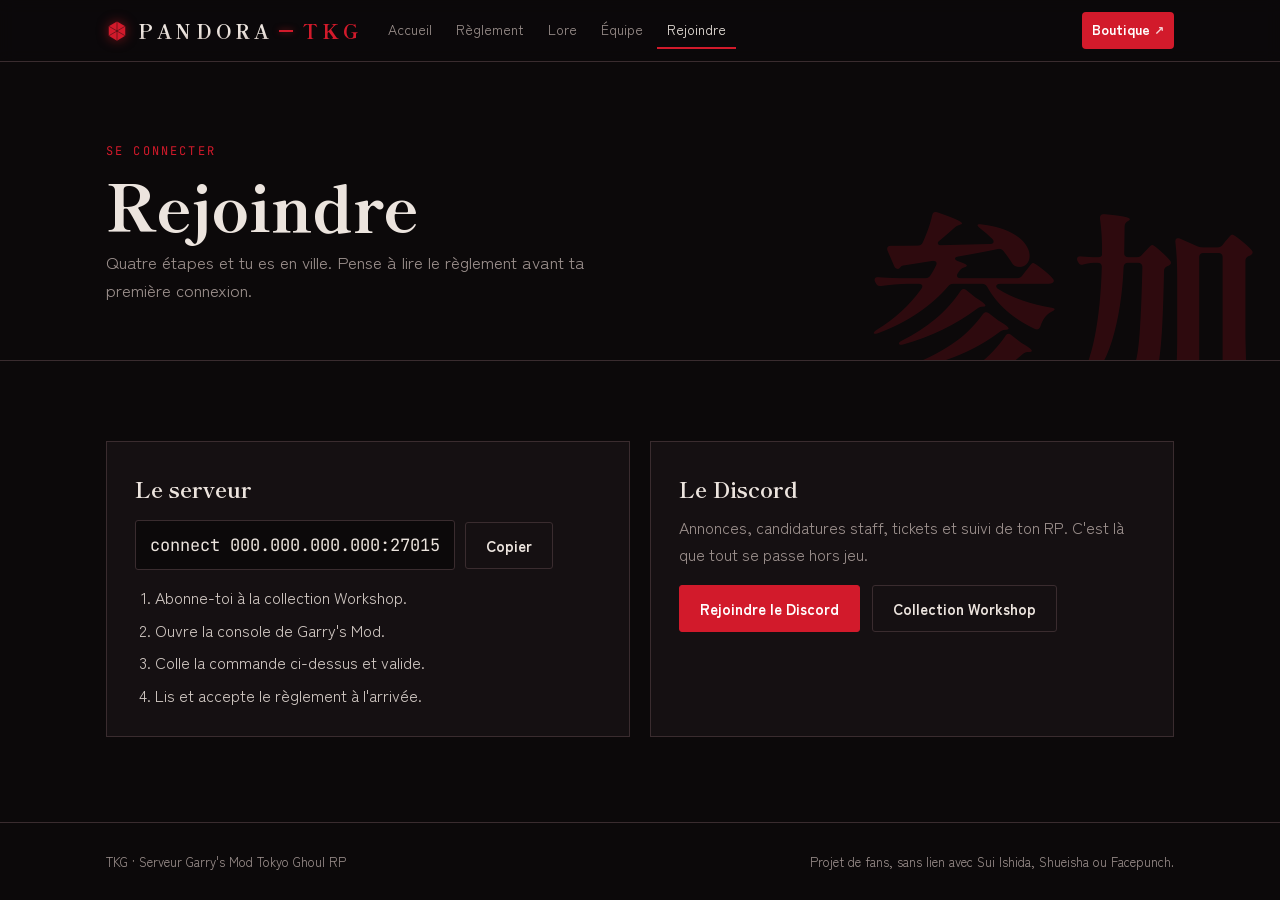
<file: rejoindre.html>
<!doctype html>
<html lang="fr">
<head>
<meta charset="utf-8">
<meta name="viewport" content="width=device-width, initial-scale=1, viewport-fit=cover">
<title>Rejoindre — TKG</title>
<meta name="description" content="Comment rejoindre le serveur TKG : IP, collection Workshop et Discord.">
<meta property="og:title" content="Rejoindre — TKG">
<meta property="og:description" content="Comment rejoindre le serveur TKG : IP, collection Workshop et Discord.">
<meta name="theme-color" content="#0c090a">
<link rel="icon" href="data:image/svg+xml,%3Csvg xmlns='http://www.w3.org/2000/svg' viewBox='0 0 100 100'%3E%3Crect width='100' height='100' fill='%230c090a'/%3E%3Ccircle cx='50' cy='50' r='30' fill='%23d21a2b'/%3E%3Ccircle cx='50' cy='50' r='10' fill='%23050304'/%3E%3C/svg%3E">
<link rel="preconnect" href="https://fonts.googleapis.com">
<link rel="preconnect" href="https://fonts.gstatic.com" crossorigin>
<link rel="stylesheet" href="https://fonts.googleapis.com/css2?family=Shippori+Mincho+B1:wght@600;800&family=Zen+Kaku+Gothic+New:wght@400;500;700&family=JetBrains+Mono:wght@500&display=swap">
<link rel="stylesheet" href="style.css">
</head>
<body>
<nav>
  <div class="wrap">
    <a class="brand" href="index.html" aria-label="Pandora - TKG, accueil"><svg class="mark" viewBox="0 0 24 24" aria-hidden="true"><path d="M12 1.5 21 6.75v10.5L12 22.5 3 17.25V6.75Z"/><path class="cut" d="M12 1.5v21M3 6.75l18 10.5M21 6.75 3 17.25"/></svg><span class="name">PANDORA</span><span class="sep" aria-hidden="true"></span><span class="tag">TKG</span></a>
    <div class="links">
      <a href="index.html">Accueil</a>
      <a href="reglement.html">Règlement</a>
      <a href="lore.html">Lore</a>
      <a href="equipe.html">Équipe</a>
      <a href="rejoindre.html" aria-current="page">Rejoindre</a>
      <a class="shop" href="https://pandora-tokyo-ghoul.tebex.store" target="_blank" rel="noopener">Boutique <span>↗</span></a>
    </div>
  </div>
</nav>
<main>
<header class="page-head">
  <div class="big" aria-hidden="true">参加</div>
  <div class="wrap">
    <div class="eyebrow">Se connecter</div>
    <h1>Rejoindre</h1>
    <p>Quatre étapes et tu es en ville. Pense à lire le règlement avant ta première connexion.</p>
  </div>
</header>
<section>
  <div class="wrap">
    <div class="join">
      <div class="card">
        <h3>Le serveur</h3>
        <div class="ip">
          <code id="ip">connect 000.000.000.000:27015</code>
          <button class="btn" id="copy" type="button">Copier</button>
          <span class="copied" id="copied" hidden>Copié</span>
        </div>
        <ol class="steps">
          <li>Abonne-toi à la collection Workshop.</li>
          <li>Ouvre la console de Garry's Mod.</li>
          <li>Colle la commande ci-dessus et valide.</li>
          <li>Lis et accepte le règlement à l'arrivée.</li>
        </ol>
      </div>
      <div class="card">
        <h3>Le Discord</h3>
        <p class="muted">Annonces, candidatures staff, tickets et suivi de ton RP. C'est là que tout se passe hors jeu.</p>
        <div class="cta" style="margin-top:18px">
          <a class="btn red" href="https://discord.gg/jqqenvk8ec" target="_blank" rel="noopener" id="discord">Rejoindre le Discord</a>
          <a class="btn" href="#" id="workshop">Collection Workshop</a>
        </div>
      </div>
    </div>
  </div>
</section>
</main>
<footer>
  <div class="wrap">
    <span>TKG · Serveur Garry's Mod Tokyo Ghoul RP</span>
    <span>Projet de fans, sans lien avec Sui Ishida, Shueisha ou Facepunch.</span>
  </div>
</footer>
<script>
document.getElementById('copy').addEventListener('click', function(){
  var el = document.getElementById('ip'), ok = document.getElementById('copied');
  function select(){ var r = document.createRange(); r.selectNodeContents(el); var s = getSelection(); s.removeAllRanges(); s.addRange(r); }
  function done(){ ok.hidden = false; setTimeout(function(){ ok.hidden = true; }, 1800); }
  try { navigator.clipboard.writeText(el.textContent).then(done, select); } catch(e){ select(); }
});
</script>
</body>
</html>
</file>
<file: style.css>
/* TKG — feuille de style commune à toutes les pages */
:root{
  --ink:#0c090a; --ink-2:#151012; --ink-3:#1f1719;
  --bone:#ece4de; --ash:#9b8f8c; --line:#3a2c2f; --soft:#cfc6c1;
  --blood:#d21a2b; --blood-dim:#7d0f1a; --rust:#e0554a;
  --ccg:#c9b98f;
  --f-display:"Shippori Mincho B1","Hiragino Mincho ProN","Times New Roman",serif;
  --f-body:"Zen Kaku Gothic New","Segoe UI",system-ui,sans-serif;
  --f-mono:"JetBrains Mono",ui-monospace,Menlo,monospace;
  color-scheme:dark;
}
*{box-sizing:border-box}
html{scroll-behavior:smooth}
@media (prefers-reduced-motion:reduce){html{scroll-behavior:auto}*{animation:none!important;transition:none!important}}
body{background:var(--ink);color:var(--bone);font-family:var(--f-body);font-size:16px;line-height:1.65;margin:0;min-height:100vh;display:flex;flex-direction:column}
main{flex:1}
body::before{content:"";position:fixed;inset:0 0 auto;height:env(safe-area-inset-top,0px);z-index:10;background:var(--ink)}
a{color:var(--rust)}
code{font-family:var(--f-mono);font-size:.9em;background:var(--ink-3);padding:1px 6px;border-radius:3px}
:focus-visible{outline:2px solid var(--blood);outline-offset:3px}
.wrap{max-width:1100px;margin:0 auto;padding-left:max(16px,env(safe-area-inset-left,0px));padding-right:max(16px,env(safe-area-inset-right,0px))}

/* NAVIGATION */
nav{position:sticky;top:env(safe-area-inset-top,0px);z-index:9;background:color-mix(in srgb,var(--ink) 90%,transparent);backdrop-filter:blur(8px);border-bottom:1px solid var(--line)}
nav .wrap{display:flex;align-items:center;gap:20px;padding-block:12px}
.brand{display:inline-flex;align-items:center;gap:10px;color:var(--bone);text-decoration:none;white-space:nowrap;flex:none}
.brand .mark{width:22px;height:22px;filter:drop-shadow(0 0 6px rgba(210,26,43,.55));transition:transform .4s}
.brand .mark path{fill:var(--blood)}
.brand .mark .cut{fill:none;stroke:var(--ink);stroke-width:.9;opacity:.55}
.brand:hover .mark{transform:rotate(60deg)}
.brand .name{font-family:var(--f-display);font-weight:800;font-size:19px;letter-spacing:.22em;margin-right:-.22em;background:linear-gradient(180deg,var(--bone) 55%,#b9aaa4);-webkit-background-clip:text;background-clip:text;color:transparent}
.brand .sep{width:14px;height:2px;background:var(--blood);box-shadow:0 0 6px rgba(210,26,43,.6)}
.brand .tag{font-family:var(--f-display);font-weight:800;font-size:19px;letter-spacing:.22em;margin-right:-.22em;color:var(--blood)}
.links{display:flex;gap:4px;overflow-x:auto;scrollbar-width:none;min-width:0;flex:1}
.links::-webkit-scrollbar{display:none}
.links a{color:var(--ash);text-decoration:none;font-size:14px;padding:6px 10px;border-radius:4px;white-space:nowrap;border-bottom:2px solid transparent}
.links a:hover{color:var(--bone);background:var(--ink-3)}
.links a[aria-current="page"]{color:var(--bone);border-bottom-color:var(--blood);border-radius:4px 4px 0 0}
.links a.shop{margin-left:auto;color:#fff;background:var(--blood);font-weight:700}
.links a.shop:hover{filter:brightness(1.15)}
.links a.shop span{font-size:12px;opacity:.8}

/* BOUTONS */
.cta{display:flex;flex-wrap:wrap;gap:12px}
.btn{display:inline-flex;align-items:center;gap:8px;font:600 15px var(--f-body);padding:12px 20px;border-radius:3px;text-decoration:none;cursor:pointer;border:1px solid var(--line);background:var(--ink-2);color:var(--bone)}
.btn.red{background:var(--blood);border-color:var(--blood);color:#fff}
.btn:hover{filter:brightness(1.15)}

/* ACCUEIL */
.hero{position:relative;overflow:hidden;border-bottom:1px solid var(--line)}
.hero .wrap{position:relative;padding-block:clamp(56px,10vw,120px) clamp(48px,8vw,96px);display:grid;grid-template-columns:1.3fr 1fr;gap:40px;align-items:center}
.kanji{position:absolute;right:-2vw;top:50%;transform:translateY(-50%);font-family:var(--f-display);font-weight:800;font-size:clamp(180px,32vw,420px);line-height:.85;color:var(--blood-dim);opacity:.28;writing-mode:vertical-rl;pointer-events:none;user-select:none}
.eyebrow{font-family:var(--f-mono);font-size:12px;letter-spacing:.18em;text-transform:uppercase;color:var(--blood)}
h1{font-family:var(--f-display);font-weight:800;font-size:clamp(40px,7vw,84px);line-height:1;margin:14px 0 18px;text-wrap:balance}
h1 em{font-style:normal;color:var(--blood)}
.lead{color:var(--ash);font-size:18px;max-width:52ch;margin:0 0 28px}
.eye{justify-self:center;width:min(280px,70vw);aspect-ratio:2/1;max-width:100%}
.eye svg{width:100%;height:100%}
.pupil{transform-origin:200px 100px;animation:pulse 4s ease-in-out infinite}
@keyframes pulse{50%{transform:scale(1.08)}}
.paths{display:grid;grid-template-columns:repeat(3,1fr);gap:1px;background:var(--line);border:1px solid var(--line)}
.paths a{background:var(--ink);padding:24px;text-decoration:none;color:var(--bone);min-width:0;display:flex;flex-direction:column;gap:6px}
.paths a:hover{background:var(--ink-2)}
.paths .jp{font-family:var(--f-display);font-size:26px;color:var(--blood);line-height:1}
.paths h3{margin:6px 0 0}
.paths p{color:var(--ash);font-size:15px;margin:0}
.paths .go{font-family:var(--f-mono);font-size:12px;color:var(--rust);margin-top:auto;padding-top:8px}

/* EN-TÊTE DES PAGES INTÉRIEURES */
.page-head{position:relative;overflow:hidden;border-bottom:1px solid var(--line)}
.page-head .wrap{padding-block:clamp(44px,7vw,80px) clamp(32px,5vw,56px);position:relative}
.page-head .big{position:absolute;right:max(16px,env(safe-area-inset-right,0px));bottom:-.18em;font-family:var(--f-display);font-weight:800;font-size:clamp(90px,16vw,200px);line-height:1;color:var(--blood-dim);opacity:.3;pointer-events:none;user-select:none}
.page-head h1{font-size:clamp(38px,6vw,64px);margin:10px 0 12px}
.page-head p{color:var(--ash);max-width:58ch;margin:0;font-size:17px;position:relative}

/* SECTIONS */
section{padding-block:clamp(44px,7vw,80px)}
section + section{border-top:1px solid var(--line)}
h2{font-family:var(--f-display);font-weight:800;font-size:clamp(26px,3.6vw,36px);line-height:1.15;margin:0 0 18px;text-wrap:balance}
h3{font-family:var(--f-display);font-size:22px;margin:0 0 8px;text-wrap:balance}
p{margin:0 0 14px}
.muted{color:var(--ash)}

/* ACTUALITÉS */
.news{display:grid;grid-template-columns:repeat(6,1fr);gap:18px}
.news article{grid-column:span 2}
.news article.big{grid-column:span 3}
.news article.big h3{font-size:22px}
.news article{border-top:2px solid var(--blood);background:var(--ink-2);padding:20px;min-width:0}
.news time{font-family:var(--f-mono);font-size:12px;color:var(--ash)}
.news h3{margin-top:6px;font-size:19px}
.news p{color:var(--ash);font-size:15px;margin:0}

/* RÈGLEMENT */
.rules{display:grid;grid-template-columns:240px 1fr;gap:36px}
.rules aside p{color:var(--ash);font-size:15px}
.acc{border-top:1px solid var(--line)}
details{border-bottom:1px solid var(--line)}
summary{list-style:none;cursor:pointer;display:flex;gap:16px;align-items:baseline;padding:16px 0;font-weight:700;font-size:17px}
summary::-webkit-details-marker{display:none}
summary .art{font-family:var(--f-mono);font-size:12px;color:var(--blood);min-width:52px}
summary::after{content:"+";margin-left:auto;color:var(--ash);font-family:var(--f-mono)}
details[open] summary::after{content:"−"}
details .body{padding:0 0 18px 68px;color:var(--soft);max-width:68ch}
details .body ul{margin:0;padding-left:18px;display:grid;gap:6px}
details .body strong{color:var(--bone)}

/* LORE */
.lore-intro{display:grid;grid-template-columns:1fr 1fr;gap:36px}
.lore-intro p{max-width:60ch}
.rc-label{display:flex;justify-content:space-between;gap:12px;flex-wrap:wrap;font-family:var(--f-mono);font-size:12px;color:var(--ash);margin-bottom:8px}
.scale-wrap{overflow-x:auto}
.scale{display:grid;grid-template-columns:repeat(9,minmax(74px,1fr));min-width:680px}
.scale div{padding:12px 10px;border-left:1px solid var(--ink)}
.scale b{display:block;font-family:var(--f-display);font-size:22px}
.scale span{font-family:var(--f-mono);font-size:11px;font-variant-numeric:tabular-nums}
.scale small{display:block;font-size:11px;line-height:1.3;margin-top:6px;opacity:.85}
.camps{display:grid;grid-template-columns:1fr 1fr;gap:20px}
.camp{padding:26px;background:var(--ink-2);border:1px solid var(--line);min-width:0}
.camp.ghoul{border-top:3px solid var(--blood)}
.camp.ccg{border-top:3px solid var(--ccg)}
.camp.ccg h3{color:var(--ccg)}
.camp ul{padding-left:18px;margin:0;color:var(--soft);display:grid;gap:6px}
.kagune{display:grid;grid-template-columns:repeat(4,1fr);gap:1px;background:var(--line);border:1px solid var(--line)}
.kagune div{background:var(--ink);padding:22px;min-width:0}
.kagune .jp{font-family:var(--f-display);color:var(--blood);font-size:28px;line-height:1}
.kagune h3{margin:10px 0 2px}
.kagune .where{font-family:var(--f-mono);font-size:11px;color:var(--ash);text-transform:uppercase;letter-spacing:.1em;margin-bottom:10px}
.kagune p{font-size:15px;color:var(--soft);margin:0}
.note{margin-top:18px;font-size:15px;color:var(--ash);max-width:70ch}

/* ÉQUIPE */
.founders{display:grid;grid-template-columns:1fr 1fr;gap:18px}
.member.founder{display:flex;gap:20px;align-items:center;padding:24px;background:var(--ink-2);border-top:2px solid var(--blood)}
.member.founder > div{min-width:0}
.member.founder .avatar{width:96px;height:96px;margin:0;flex:none}
.member.founder h3{font-size:24px}
.member.founder p{font-size:15px}
img.avatar{object-fit:cover;border:2px solid var(--blood-dim);background:var(--ink-3)}
.staff-title{margin-top:48px}
.staff{display:grid;grid-template-columns:repeat(3,1fr);gap:18px}
.member{padding:20px;border:1px solid var(--line);min-width:0}
.avatar{width:52px;height:52px;border-radius:50%;display:grid;place-items:center;font-family:var(--f-display);font-weight:800;font-size:22px;background:var(--ink-3);color:var(--blood);margin-bottom:12px}
.member .role{font-family:var(--f-mono);font-size:11px;letter-spacing:.1em;text-transform:uppercase;color:var(--ash)}
.member h3{font-size:19px;margin:2px 0 6px}
.member p{font-size:14px;color:var(--ash);margin:0}
.member.open{border-style:dashed}
.member.open .avatar{color:var(--ash)}

/* REJOINDRE */
.join{display:grid;grid-template-columns:1fr 1fr;gap:20px}
.join .card{padding:28px;background:var(--ink-2);border:1px solid var(--line);min-width:0}
.ip{display:flex;gap:10px;align-items:center;flex-wrap:wrap;margin:14px 0}
.ip code{font-size:17px;background:var(--ink);border:1px solid var(--line);padding:10px 14px;user-select:all;overflow-wrap:anywhere}
.steps{padding-left:20px;margin:0;color:var(--soft);display:grid;gap:6px}
.copied{font-family:var(--f-mono);font-size:12px;color:var(--rust)}

footer{padding-block:28px;color:var(--ash);font-size:13px;border-top:1px solid var(--line)}
footer .wrap{display:flex;justify-content:space-between;flex-wrap:wrap;gap:12px}

@media (max-width:900px){
  .hero .wrap,.rules,.lore-intro,.camps,.join{grid-template-columns:1fr}
  .eye{display:none}
  .news,.paths,.founders{grid-template-columns:1fr}
  .news article,.news article.big{grid-column:auto}
  .kagune,.staff{grid-template-columns:1fr 1fr}
}
@media (max-width:520px){
  .kagune,.staff{grid-template-columns:1fr}
  details .body{padding-left:0}
  .brand{gap:7px}
  .brand .name{font-size:15px;letter-spacing:.14em;margin-right:-.14em}
  .brand .mark{width:18px;height:18px}
  .brand .tag{font-size:15px;letter-spacing:.14em;margin-right:-.14em}
  .brand .sep{width:9px}
}

/* COMING SOON */
.soon{position:relative;overflow:hidden;display:grid;place-items:center;text-align:center;min-height:62vh;padding-block:80px}
.soon .wrap{position:relative;display:flex;flex-direction:column;align-items:center;gap:6px}
.soon-jp{font-family:var(--f-display);font-weight:800;font-size:clamp(120px,24vw,260px);line-height:1;color:var(--blood-dim);opacity:.35;user-select:none;margin-bottom:-.35em}
.soon h1{margin:6px 0 0;position:relative}
.soon h1::after{content:"";display:block;width:56px;height:2px;background:var(--blood);margin:22px auto 0}
h1 .sub{display:block;font-size:.5em;line-height:1.15;margin-top:.35em}

/* ACCUEIL — fond : Nerima de nuit (lueur, kanji, immeubles, pluie, grain) */
:root{--sky-red:#d21a2b;--sky-amber:#c98a4a;--sky-far:#140d0f;--sky-near:#070505}
.hero{background:var(--ink);isolation:isolate}
.hero .wrap{grid-template-columns:minmax(0,1fr);padding-bottom:clamp(170px,24vw,280px)}
.hero .wrap > div{max-width:720px}
.backdrop{position:absolute;inset:0;z-index:-1;pointer-events:none;overflow:hidden}
.glow{position:absolute;inset:0;background:
  radial-gradient(70% 55% at 78% 100%,rgba(210,26,43,.42),transparent 70%),
  radial-gradient(40% 35% at 15% 105%,rgba(201,138,74,.14),transparent 70%),
  radial-gradient(60% 50% at 50% -10%,rgba(125,15,26,.25),transparent 70%)}
.backdrop .kanji{opacity:.3}
.skyline{position:absolute;left:0;right:0;bottom:0;width:100%;height:min(36%,280px)}
.skyline .far{fill:var(--sky-far)}
.skyline .near{fill:var(--sky-near)}
.skyline .wins{animation:flicker 7s steps(1) infinite}
@keyframes flicker{0%,100%{opacity:.95}46%{opacity:.75}48%{opacity:.95}83%{opacity:.85}}
.rain{position:absolute;inset:-20% 0 0;background:repeating-linear-gradient(104deg,transparent 0 22px,rgba(236,228,222,.045) 22px 23px,transparent 23px 61px);background-size:200px 600px;animation:rain 1.1s linear infinite;mask-image:linear-gradient(transparent,#000 30%,#000 80%,transparent)}
@keyframes rain{to{background-position:-40px 600px}}
.grain{position:absolute;inset:0;opacity:.09;mix-blend-mode:overlay;background-image:url("data:image/svg+xml,%3Csvg xmlns='http://www.w3.org/2000/svg' width='160' height='160'%3E%3Cfilter id='n'%3E%3CfeTurbulence type='fractalNoise' baseFrequency='.9' numOctaves='2' stitchTiles='stitch'/%3E%3C/filter%3E%3Crect width='100%25' height='100%25' filter='url(%23n)'/%3E%3C/svg%3E")}
.hero::after{content:"";position:absolute;left:0;right:0;bottom:0;height:1px;background:linear-gradient(90deg,transparent,var(--blood),transparent);opacity:.6}

/* LORE — chronologie des archives de Nerima */
.lore-head h1{font-size:clamp(36px,6vw,68px)}
.chrono{list-style:none;margin:0;padding:0;position:relative;display:grid;gap:clamp(36px,5vw,56px)}
.chrono::before{content:"";position:absolute;left:200px;top:8px;bottom:8px;width:1px;background:linear-gradient(var(--blood-dim),var(--line) 30%,var(--line) 70%,var(--blood-dim))}
.chrono li{display:grid;grid-template-columns:200px minmax(0,1fr);gap:0;position:relative}
.chrono li::before{content:"";position:absolute;left:196px;top:12px;width:9px;height:9px;background:var(--ink);border:1px solid var(--blood);transform:rotate(45deg)}
.chrono li.hot::before{background:var(--blood);box-shadow:0 0 12px rgba(210,26,43,.7)}
.chrono .when{padding-right:28px;text-align:right;display:flex;flex-direction:column;gap:2px}
.chrono .d{font-family:var(--f-mono);font-size:11px;letter-spacing:.14em;text-transform:uppercase;color:var(--ash)}
.chrono .y{font-family:var(--f-display);font-weight:800;font-size:clamp(26px,3vw,34px);line-height:1.05;color:var(--blood);font-variant-numeric:tabular-nums}
.chrono .what{padding-left:36px;max-width:66ch}
.chrono h2{font-size:clamp(22px,2.6vw,28px);margin-bottom:10px}
.chrono p{color:var(--soft)}
.chrono blockquote{margin:20px 0;padding:18px 22px;border-left:2px solid var(--blood);background:linear-gradient(90deg,rgba(125,15,26,.22),transparent);font-family:var(--f-display);font-size:clamp(18px,2vw,21px);line-height:1.5;color:var(--bone)}
.chrono blockquote strong{color:var(--blood)}
.arrival{text-align:center;background:radial-gradient(60% 90% at 50% 100%,rgba(210,26,43,.22),transparent 70%)}
.arrival .wrap{display:flex;flex-direction:column;align-items:center;gap:28px}
.arrival .line{font-family:var(--f-display);font-weight:800;font-size:clamp(26px,4.2vw,46px);line-height:1.2;margin:0;text-wrap:balance}
.arrival .line em{font-style:normal;color:var(--blood)}
@media (max-width:700px){
  .chrono::before{left:4px}
  .chrono li{grid-template-columns:1fr;gap:8px;padding-left:28px}
  .chrono li::before{left:0}
  .chrono .when{text-align:left;padding-right:0;flex-direction:row;align-items:baseline;gap:12px;flex-wrap:wrap}
  .chrono .what{padding-left:0}
}
.member .traits{margin:0;padding-left:16px;font-size:14px;color:var(--ash);display:grid;gap:4px}
.member .traits li::marker{color:var(--blood)}
</file>
